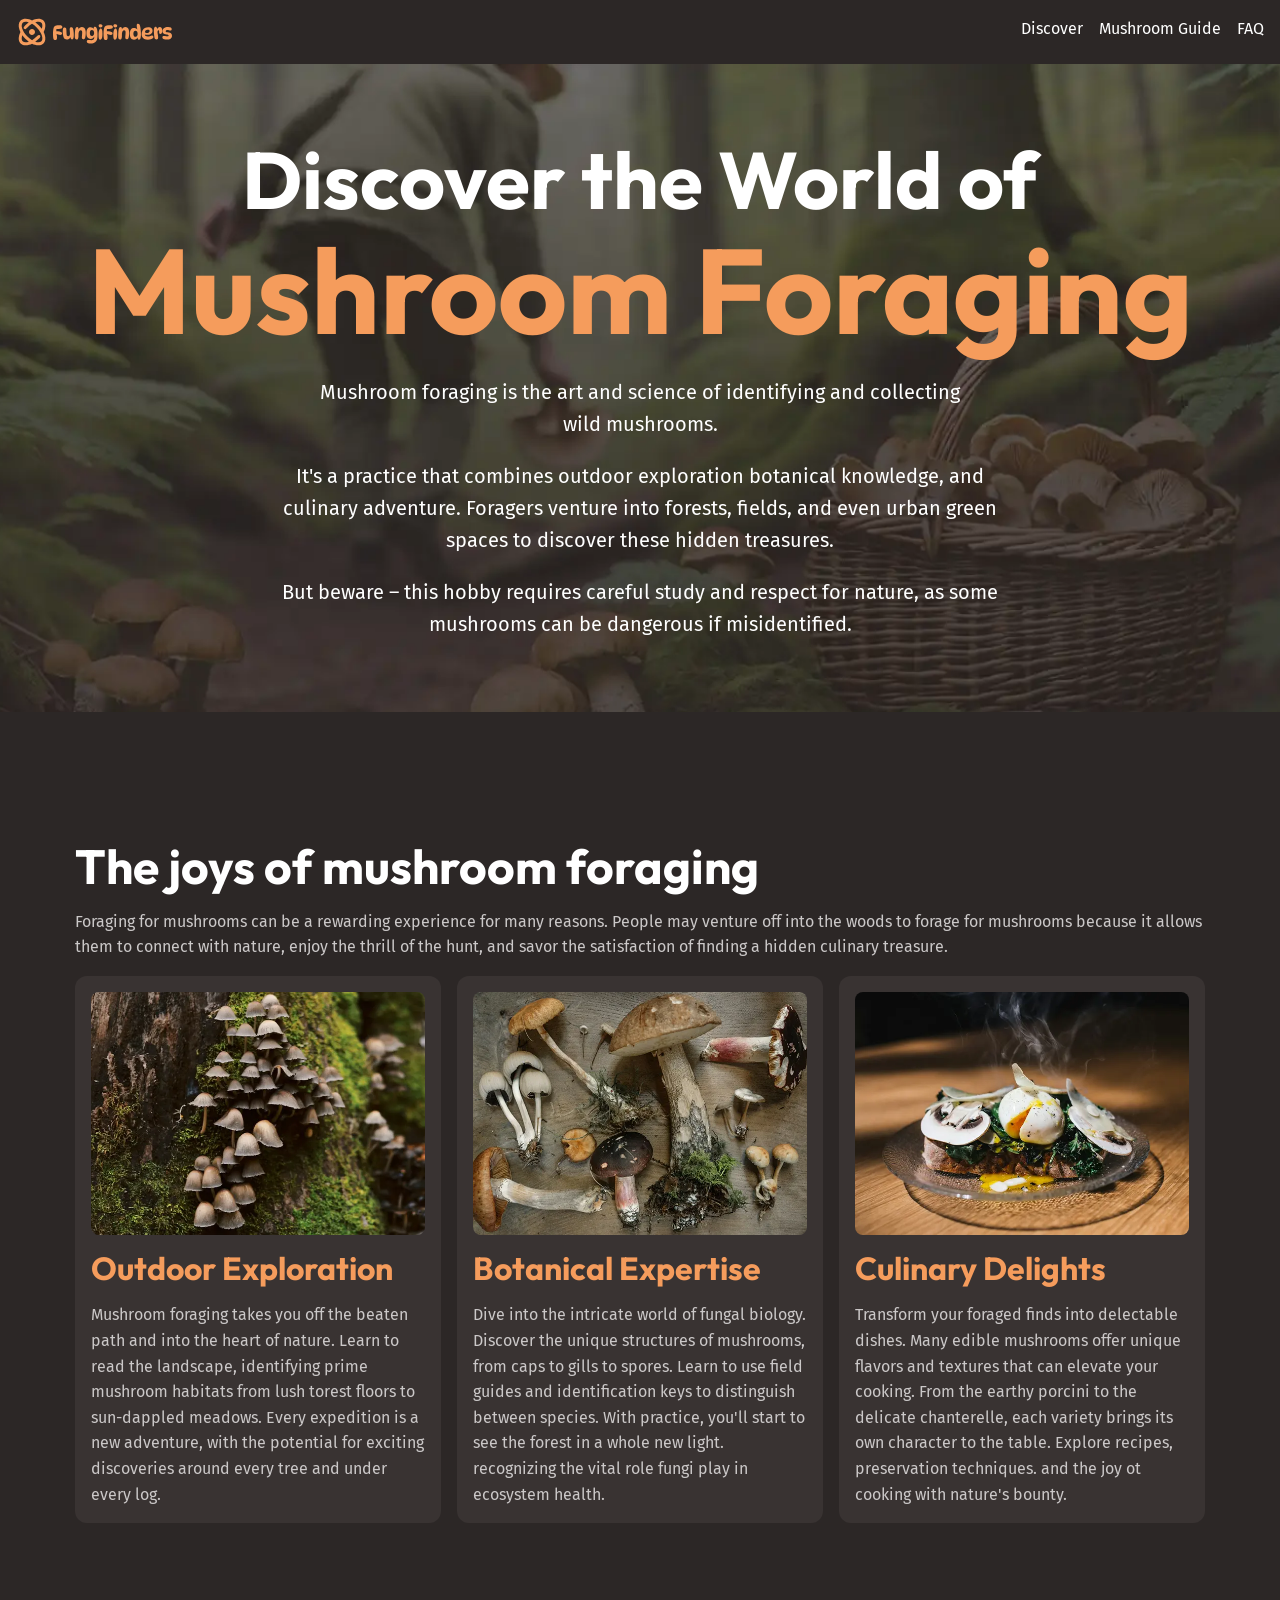
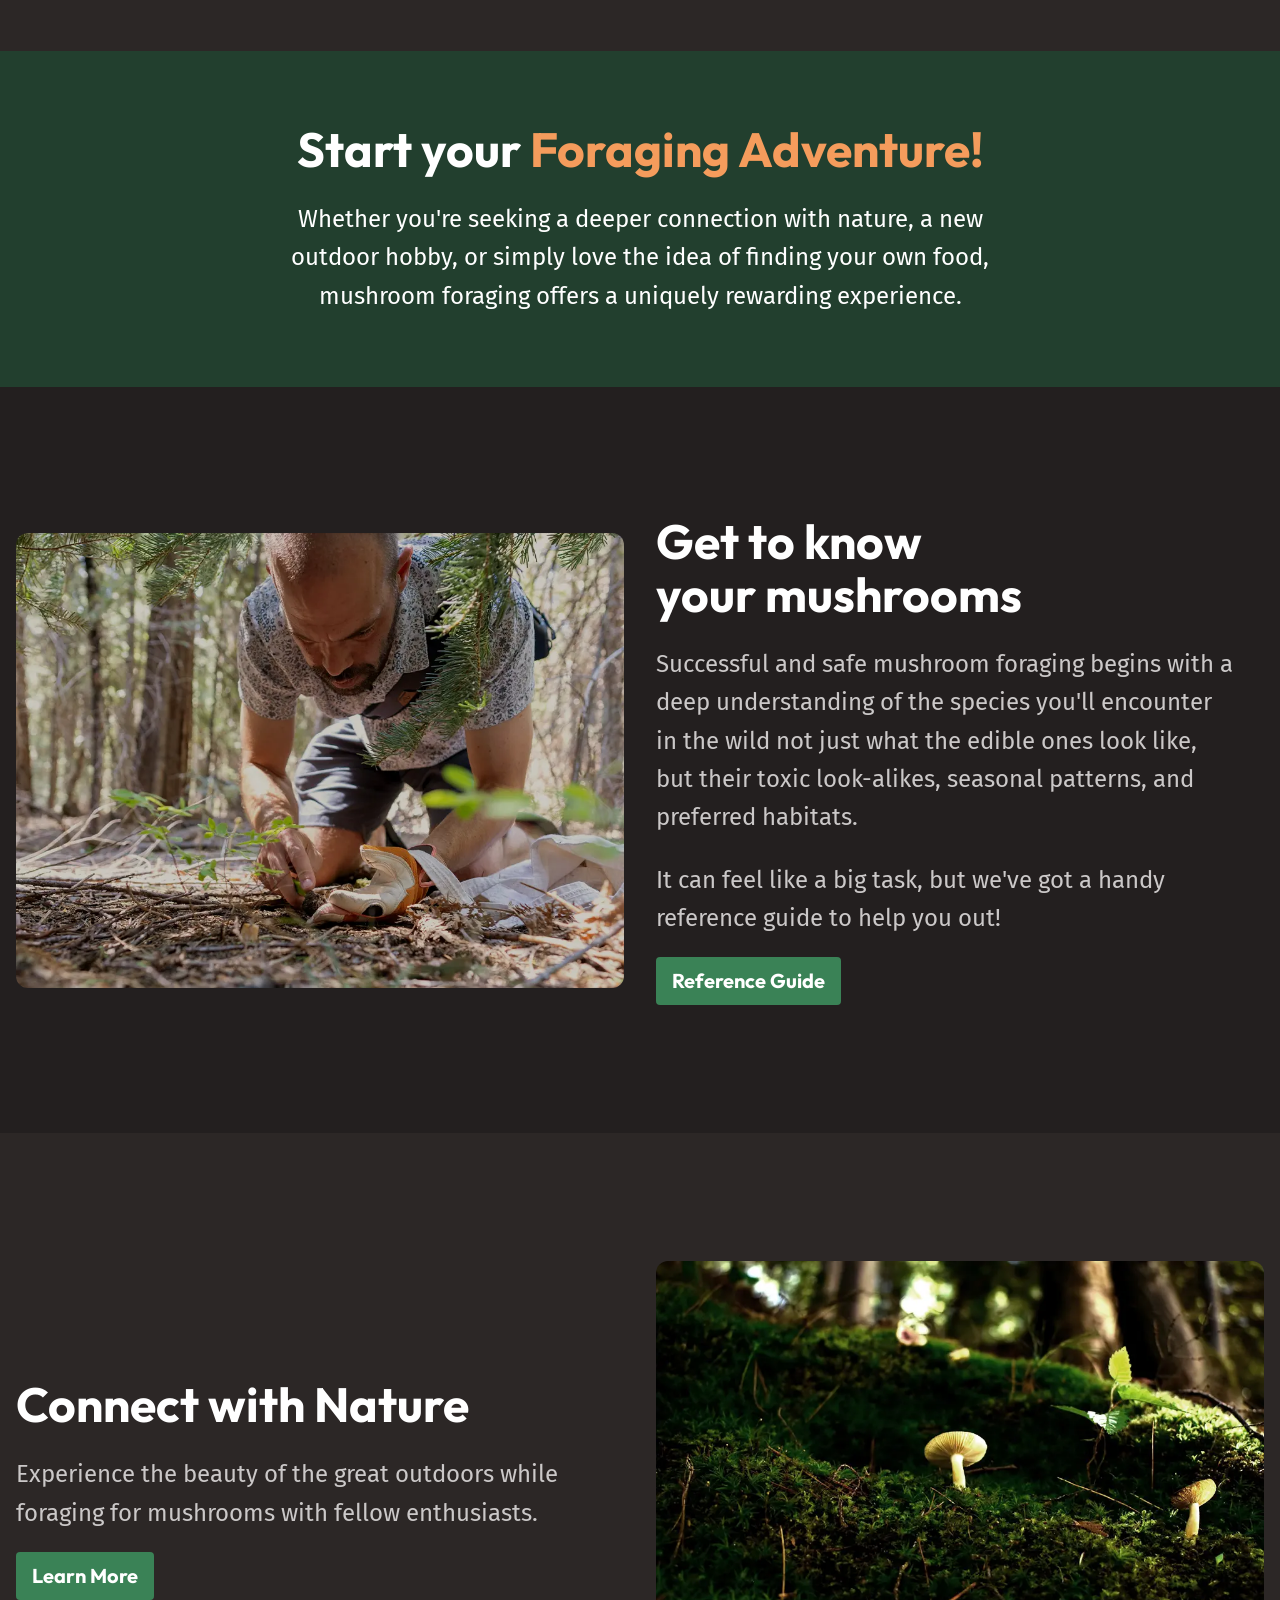
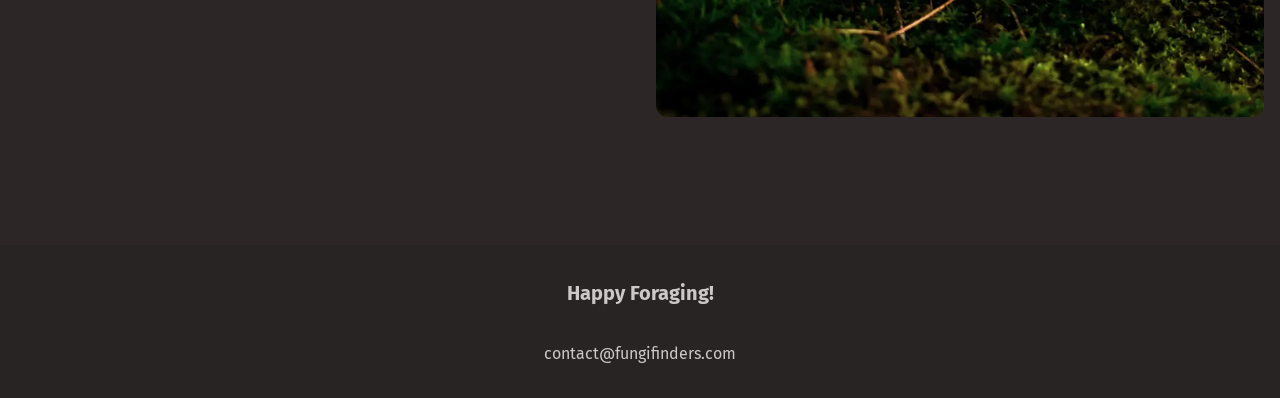
<file: index.html>
<!doctype html>
<html lang="en">
  <head>
    <meta charset="UTF-8" />
    <meta name="viewport" content="width=device-width, initial-scale=1.0" />
    <title>FEM Fungi Finders</title>
    <link rel="stylesheet" href="style.css" />
    <link rel="preconnect" href="https://fonts.googleapis.com" />
    <link rel="preconnect" href="https://fonts.gstatic.com" crossorigin />
    <link
      href="https://fonts.googleapis.com/css2?family=Fira+Sans:wght@400;700&family=Outfit:wght@100..900&display=swap"
      rel="stylesheet"
    />
    <script src="/main.js" defer></script>
  </head>
  <body>
    <a class="skip-to-main" href="#main">Skip to main content</a>
    <header class="site-header">
      <div class="wrapper" data-width="wide">
        <div class="site-header__inner">
          <img src="/assets/fungi-finders.svg" alt="FEM Fungi Finders" />
          <button aria-controls="primary-nav" aria-expanded="false">
            <span class="visually-hidden">Menu</span>
            <img src="/assets/hamburger.svg" alt="" />
          </button>
          <nav id="primary-nav" class="primary-navigation">
            <ul role="list">
              <li><a href="/">Discover</a></li>
              <li><a href="/mushroom-guide.html">Mushroom Guide</a></li>
              <li><a href="/mushroom-guide.html#faq">FAQ</a></li>
            </ul>
          </nav>
        </div>
      </div>
    </header>
    <main id="main">
      <section class="section hero flow" data-padding="compact">
        <div class="wrapper">
          <h1 class="hero__title">
            Discover the World of
            <span>Mushroom Foraging</span>
          </h1>
        </div>
        <div class="wrapper" data-width="narrow">
          <div class="flow">
            <p>
              Mushroom foraging is the art and science of identifying and collecting wild mushrooms.
            </p>
            <p>
              It's a practice that combines outdoor exploration botanical knowledge, and culinary
              adventure. Foragers venture into forests, fields, and even urban green spaces to
              discover these hidden treasures.
            </p>
            <p>
              But beware – this hobby requires careful study and respect for nature, as some
              mushrooms can be dangerous if misidentified.
            </p>
          </div>
        </div>
      </section>
      <section class="section site-features">
        <div class="wrapper flow">
          <h2 class="section-title">The joys of mushroom foraging</h2>
          <p>
            Foraging for mushrooms can be a rewarding experience for many reasons. People may
            venture off into the woods to forage for mushrooms because it allows them to connect
            with nature, enjoy the thrill of the hunt, and savor the satisfaction of finding a
            hidden culinary treasure.
          </p>
          <!-- Three columns -->
          <div class="equal-columns">
            <div class="card">
              <img
                src="/assets/outdoor-exploration.webp"
                alt="Tightly-grouped brown mushrooms growing just above the base of a mossy forest tree."
              />
              <h3 class="card__title">Outdoor Exploration</h3>
              <p>
                Mushroom foraging takes you off the beaten path and into the heart of nature. Learn
                to read the landscape, identifying prime mushroom habitats from lush torest floors
                to sun-dappled meadows. Every expedition is a new adventure, with the potential for
                exciting discoveries around every tree and under every log.
              </p>
            </div>
            <div class="card">
              <img
                src="/assets/botanical-expertise.webp"
                alt="Variety of mushrooms rooted out and laid down together."
              />
              <h3 class="card__title">Botanical Expertise</h3>
              <p>
                Dive into the intricate world of fungal biology. Discover the unique structures of
                mushrooms, from caps to gills to spores. Learn to use field guides and
                identification keys to distinguish between species. With practice, you'll start to
                see the forest in a whole new light. recognizing the vital role fungi play in
                ecosystem health.
              </p>
            </div>
            <div class="card">
              <img
                src="/assets/culinary-delight.webp"
                alt="Dish served with meat and mushrooms atop."
              />
              <h3 class="card__title">Culinary Delights</h3>
              <p>
                Transform your foraged finds into delectable dishes. Many edible mushrooms offer
                unique flavors and textures that can elevate your cooking. From the earthy porcini
                to the delicate chanterelle, each variety brings its own character to the table.
                Explore recipes, preservation techniques. and the joy ot cooking with nature's
                bounty.
              </p>
            </div>
          </div>
        </div>
      </section>
      <section class="section site-highlight background-accent text-center" data-padding="compact">
        <div class="wrapper" data-width="narrow">
          <div class="flow font-size-lg text-high-contrast">
            <h2 class="section-title">
              Start your
              <span class="text-brand">Foraging Adventure!</span>
            </h2>
            <p>
              Whether you're seeking a deeper connection with nature, a new outdoor hobby, or simply
              love the idea of finding your own food, mushroom foraging offers a uniquely rewarding
              experience.
            </p>
          </div>
        </div>
      </section>
      <section class="section reference-guide background-extra-dark">
        <div class="wrapper" data-width="wide">
          <!-- Two columns -->
          <div class="equal-columns" data-columns-gap="large" data-vertical-align="centered">
            <div>
              <img
                src="/assets/get-to-know.webp"
                alt="Man reclined on his knees in the forest floor, checking the soil."
              />
            </div>
            <div class="flow font-size-lg">
              <h2 class="section-title">Get to know your mushrooms</h2>
              <p>
                Successful and safe mushroom foraging begins with a deep understanding of the
                species you'll encounter in the wild not just what the edible ones look like, but
                their toxic look-alikes, seasonal patterns, and preferred habitats.
              </p>
              <p>
                It can feel like a big task, but we've got a handy reference guide to help you out!
              </p>
              <a class="button" href="#">
                <span class="visually-hidden">Learn more about wild mushrooms using or handy</span>
                Reference Guide
              </a>
            </div>
          </div>
        </div>
      </section>
      <section class="section learn-more">
        <div class="wrapper" data-width="wide">
          <!-- Two columns -->
          <div class="equal-columns" data-columns-gap="large" data-vertical-align="centered">
            <div class="flow font-size-lg">
              <h2 class="section-title">Connect with Nature</h2>
              <p>
                Experience the beauty of the great outdoors while foraging for mushrooms with fellow
                enthusiasts.
              </p>
              <a class="button" href="#">
                Learn More
                <span class="visually-hidden">
                  about mushrooms with our helpful reference guide
                </span>
              </a>
            </div>
            <div>
              <img
                src="/assets/nature.webp"
                alt="Two mushrooms growing in the mossy stepped forest floor."
              />
            </div>
          </div>
        </div>
      </section>
    </main>
    <footer class="site-footer">
      <strong class="site-footer__title">Happy Foraging!</strong>
      <a href="mailto:contact@fungifinders.com">contact@fungifinders.com</a>
    </footer>
  </body>
</html>
</file>
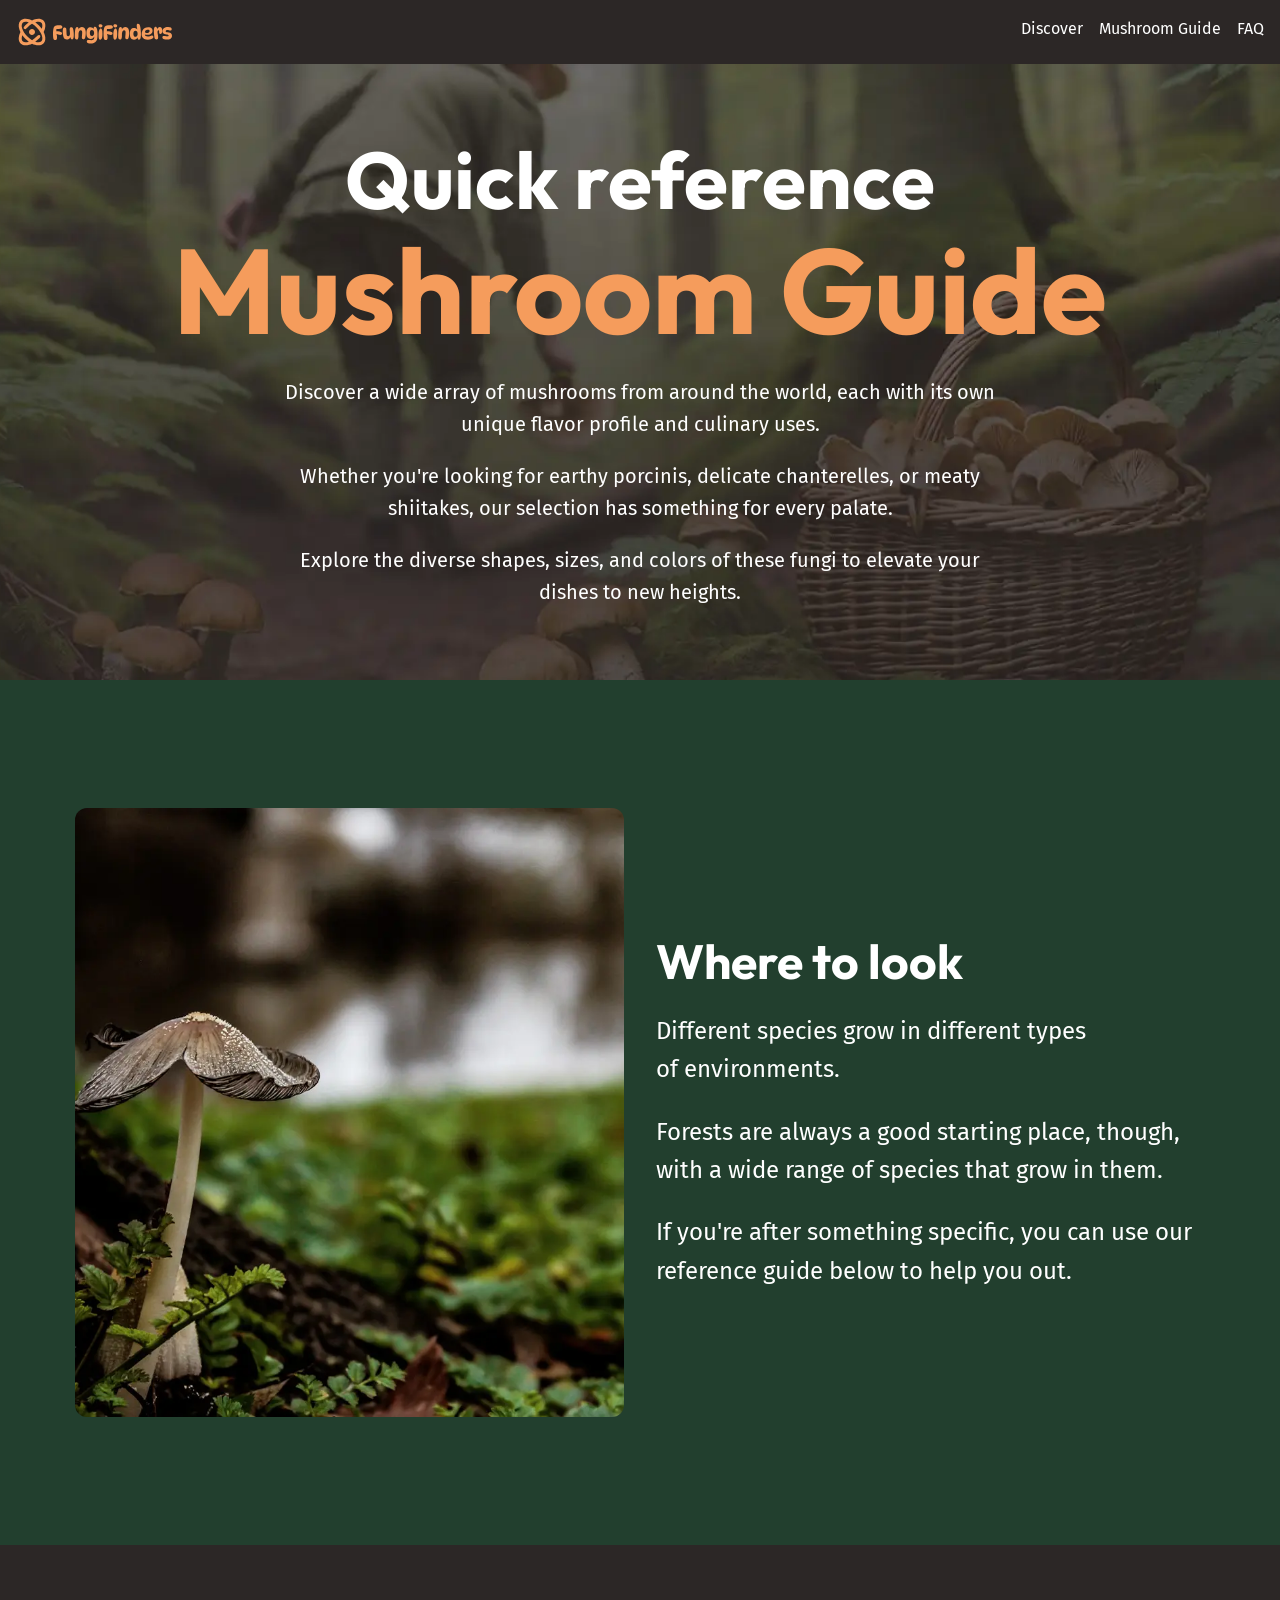
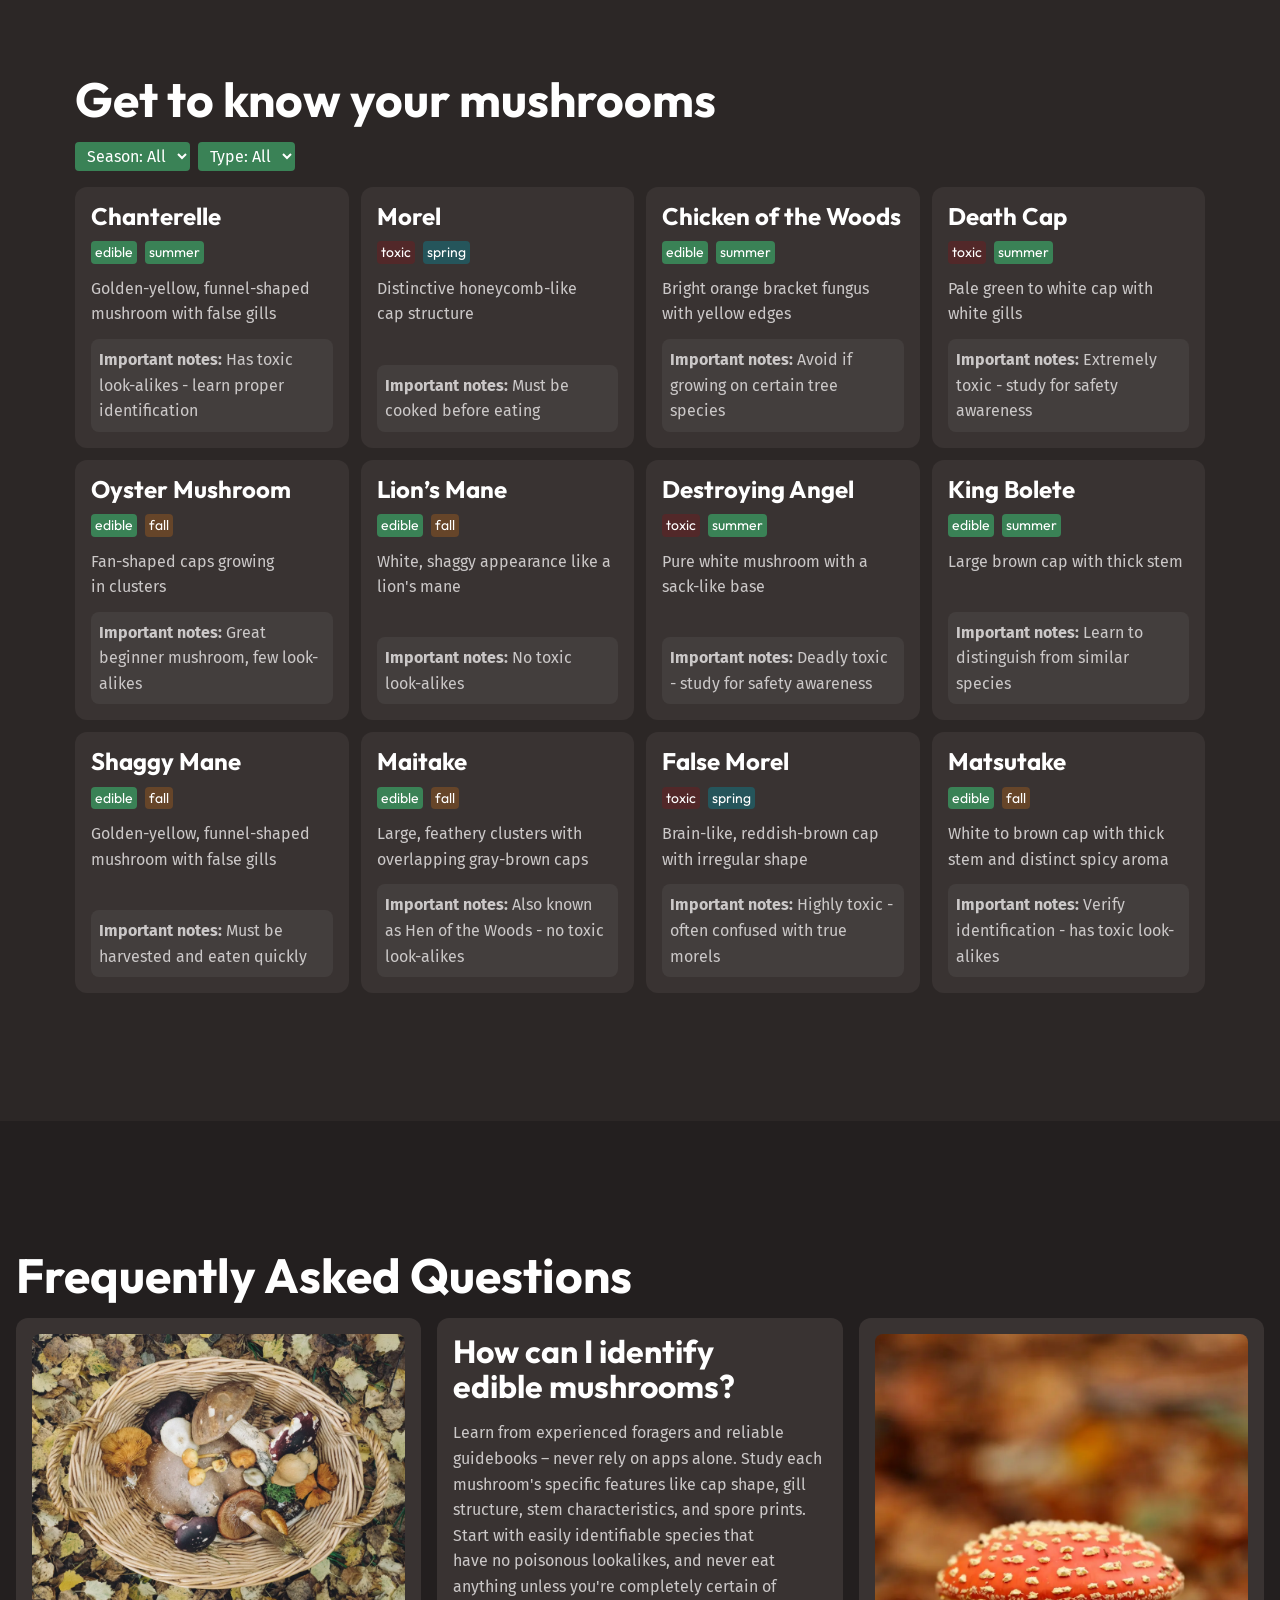
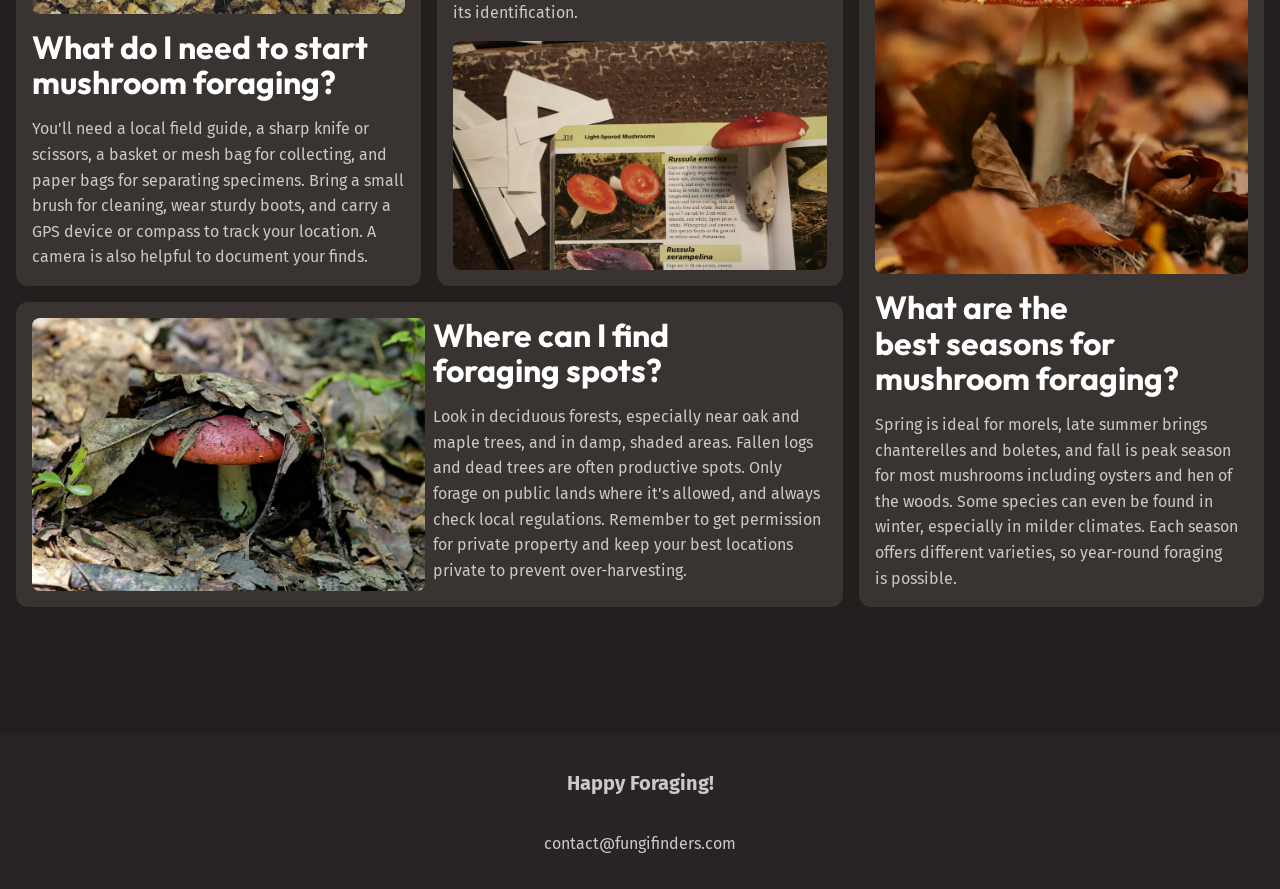
<file: mushroom-guide.html>
<!doctype html>
<html lang="en">
  <head>
    <meta charset="UTF-8" />
    <meta name="viewport" content="width=device-width, initial-scale=1.0" />
    <title>Mushroom Guide | FEM Fungi Finders</title>
    <link rel="stylesheet" href="style.css" />
    <link rel="preconnect" href="https://fonts.googleapis.com" />
    <link rel="preconnect" href="https://fonts.gstatic.com" crossorigin />
    <link
      href="https://fonts.googleapis.com/css2?family=Fira+Sans:wght@400;700&family=Outfit:wght@100..900&display=swap"
      rel="stylesheet"
    />
    <script src="/main.js" defer></script>
    <script src="/mushroom-filter.js" defer></script>
  </head>
  <body>
    <a class="skip-to-main" href="#main">Skip to main content</a>
    <header class="site-header">
      <div class="wrapper" data-width="wide">
        <div class="site-header__inner">
          <img src="/assets/fungi-finders.svg" alt="FEM Fungi Finders" />
          <button aria-controls="primary-nav" aria-expanded="false">
            <span class="visually-hidden">Menu</span>
            <img src="/assets/hamburger.svg" alt="" />
          </button>
          <nav id="primary-nav" class="primary-navigation">
            <ul role="list">
              <li><a href="/">Discover</a></li>
              <li><a href="/mushroom-guide.html">Mushroom Guide</a></li>
              <li><a href="/mushroom-guide.html#faq">FAQ</a></li>
            </ul>
          </nav>
        </div>
      </div>
    </header>
    <main id="main">
      <section class="section hero flow" data-padding="compact">
        <div class="wrapper">
          <h1 class="hero__title">
            Quick reference
            <span>Mushroom Guide</span>
          </h1>
        </div>
        <div class="wrapper" data-width="narrow">
          <div class="flow">
            <p>
              Discover a wide array of mushrooms from around the world, each with its own unique
              flavor profile and culinary uses.
            </p>
            <p>
              Whether you're looking for earthy porcinis, delicate chanterelles, or meaty shiitakes,
              our selection has something for every palate.
            </p>
            <p>
              Explore the diverse shapes, sizes, and colors of these fungi to elevate your dishes to
              new heights.
            </p>
          </div>
        </div>
      </section>
      <!-- where to look -->
      <section class="section background-accent">
        <div class="wrapper">
          <div class="equal-columns" data-vertical-align="centered" data-columns-gap="large">
            <div class="">
              <img
                src="/assets/where-to-look.webp"
                alt="Close-up of mossy forest floor, with a fungus in first plane."
              />
            </div>
            <div class="flow font-size-lg text-high-contrast">
              <h2 class="section-title">Where to look</h2>
              <p>Different species grow in different types of environments.</p>
              <p>
                Forests are always a good starting place, though, with a wide range of species that
                grow in them.
              </p>
              <p>
                If you're after something specific, you can use our reference guide below to help
                you out.
              </p>
            </div>
          </div>
        </div>
      </section>
      <section class="mushroom-guide section">
        <div class="wrapper">
          <div class="flow">
            <h2 class="section-title">Get to know your mushrooms</h2>
            <div class="flex-group">
              <select name="season" id="season" hidden>
                <option value="all">Season: All</option>
                <option value="spring">Spring</option>
                <option value="summer">Summer</option>
                <option value="fall">Fall</option>
              </select>
              <select name="edible" id="edible" hidden>
                <option value="all">Type: All</option>
                <option value="edible">Edible</option>
                <option value="toxic">Toxic</option>
              </select>
            </div>
            <!-- grid of mushrooms -->
            <div class="mushroom-grid grid-auto-fill">
              <!-- 12 cards here -->
              <div class="card">
                <h3 class="card__title">Chanterelle</h3>
                <ul class="tag-list" role="list" aria-label="Mushroom Characteristics">
                  <li data-edible="edible">
                    <span class="visually-hidden">This mushroom is</span>
                    edible
                  </li>
                  <li data-season="summer">
                    <span class="visually-hidden">Best harvest time for this mushroom is</span>
                    summer
                  </li>
                </ul>
                <p>Golden-yellow, funnel-shaped mushroom with false gills</p>
                <div class="card__note">
                  <strong class="">Important notes:</strong>
                  Has toxic look-alikes - learn proper identification
                </div>
              </div>
              <div class="card">
                <h3 class="card__title">Morel</h3>
                <ul class="tag-list" role="list" aria-label="Mushroom Characteristics">
                  <li data-edible="toxic">
                    <span class="visually-hidden">This mushroom is</span>
                    toxic
                  </li>
                  <li data-season="spring">
                    <span class="visually-hidden">Best harvest time for this mushroom is</span>
                    spring
                  </li>
                </ul>
                <p>Distinctive honeycomb-like cap structure</p>
                <div class="card__note">
                  <strong class="">Important notes:</strong>
                  Must be cooked before eating
                </div>
              </div>
              <div class="card">
                <h3 class="card__title">Chicken of the Woods</h3>
                <ul class="tag-list" role="list" aria-label="Mushroom Characteristics">
                  <li data-edible="edible">
                    <span class="visually-hidden">This mushroom is</span>
                    edible
                  </li>
                  <li data-season="summer">
                    <span class="visually-hidden">Best harvest time for this mushroom is</span>
                    summer
                  </li>
                </ul>
                <p>Bright orange bracket fungus with yellow edges</p>
                <div class="card__note">
                  <strong class="">Important notes:</strong>
                  Avoid if growing on certain tree species
                </div>
              </div>
              <div class="card">
                <h3 class="card__title">Death Cap</h3>
                <ul class="tag-list" role="list" aria-label="Mushroom Characteristics">
                  <li data-edible="toxic">
                    <span class="visually-hidden">This mushroom is</span>
                    toxic
                  </li>
                  <li data-season="summer">
                    <span class="visually-hidden">Best harvest time for this mushroom is</span>
                    summer
                  </li>
                </ul>
                <p>Pale green to white cap with white gills</p>
                <div class="card__note">
                  <strong class="">Important notes:</strong>
                  Extremely toxic - study for safety awareness
                </div>
              </div>
              <div class="card">
                <h3 class="card__title">Oyster Mushroom</h3>
                <ul class="tag-list" role="list" aria-label="Mushroom Characteristics">
                  <li data-edible="edible">
                    <span class="visually-hidden">This mushroom is</span>
                    edible
                  </li>
                  <li data-season="fall">
                    <span class="visually-hidden">Best harvest time for this mushroom is</span>
                    fall
                  </li>
                </ul>
                <p>Fan-shaped caps growing in clusters</p>
                <div class="card__note">
                  <strong class="">Important notes:</strong>
                  Great beginner mushroom, few look-alikes
                </div>
              </div>
              <div class="card">
                <h3 class="card__title">Lion’s Mane</h3>
                <ul class="tag-list" role="list" aria-label="Mushroom Characteristics">
                  <li data-edible="edible">
                    <span class="visually-hidden">This mushroom is</span>
                    edible
                  </li>
                  <li data-season="fall">
                    <span class="visually-hidden">Best harvest time for this mushroom is</span>
                    fall
                  </li>
                </ul>
                <p>White, shaggy appearance like a lion's mane</p>
                <div class="card__note">
                  <strong class="">Important notes:</strong>
                  No toxic look-alikes
                </div>
              </div>
              <div class="card">
                <h3 class="card__title">Destroying Angel</h3>
                <ul class="tag-list" role="list" aria-label="Mushroom Characteristics">
                  <li data-edible="toxic">
                    <span class="visually-hidden">This mushroom is</span>
                    toxic
                  </li>
                  <li data-season="summer">
                    <span class="visually-hidden">Best harvest time for this mushroom is</span>
                    summer
                  </li>
                </ul>
                <p>Pure white mushroom with a sack-like base</p>
                <div class="card__note">
                  <strong class="">Important notes:</strong>
                  Deadly toxic - study for safety awareness
                </div>
              </div>
              <div class="card">
                <h3 class="card__title">King Bolete</h3>
                <ul class="tag-list" role="list" aria-label="Mushroom Characteristics">
                  <li data-edible="edible">
                    <span class="visually-hidden">This mushroom is</span>
                    edible
                  </li>
                  <li data-season="summer">
                    <span class="visually-hidden">Best harvest time for this mushroom is</span>
                    summer
                  </li>
                </ul>
                <p>Large brown cap with thick stem</p>
                <div class="card__note">
                  <strong class="">Important notes:</strong>
                  Learn to distinguish from similar species
                </div>
              </div>
              <div class="card">
                <h3 class="card__title">Shaggy Mane</h3>
                <ul class="tag-list" role="list" aria-label="Mushroom Characteristics">
                  <li data-edible="edible">
                    <span class="visually-hidden">This mushroom is</span>
                    edible
                  </li>
                  <li data-season="fall">
                    <span class="visually-hidden">Best harvest time for this mushroom is</span>
                    fall
                  </li>
                </ul>
                <p>Golden-yellow, funnel-shaped mushroom with false gills</p>
                <div class="card__note">
                  <strong class="">Important notes:</strong>
                  Must be harvested and eaten quickly
                </div>
              </div>
              <div class="card">
                <h3 class="card__title">Maitake</h3>
                <ul class="tag-list" role="list" aria-label="Mushroom Characteristics">
                  <li data-edible="edible">
                    <span class="visually-hidden">This mushroom is</span>
                    edible
                  </li>
                  <li data-season="fall">
                    <span class="visually-hidden">Best harvest time for this mushroom is</span>
                    fall
                  </li>
                </ul>
                <p>Large, feathery clusters with overlapping gray-brown caps</p>
                <div class="card__note">
                  <strong class="">Important notes:</strong>
                  Also known as Hen of the Woods - no toxic look-alikes
                </div>
              </div>
              <div class="card">
                <h3 class="card__title">False Morel</h3>
                <ul class="tag-list" role="list" aria-label="Mushroom Characteristics">
                  <li data-edible="toxic">
                    <span class="visually-hidden">This mushroom is</span>
                    toxic
                  </li>
                  <li data-season="spring">
                    <span class="visually-hidden">Best harvest time for this mushroom is</span>
                    spring
                  </li>
                </ul>
                <p>Brain-like, reddish-brown cap with irregular shape</p>
                <div class="card__note">
                  <strong class="">Important notes:</strong>
                  Highly toxic - often confused with true morels
                </div>
              </div>
              <div class="card">
                <h3 class="card__title">Matsutake</h3>
                <ul class="tag-list" role="list" aria-label="Mushroom Characteristics">
                  <li data-edible="edible">
                    <span class="visually-hidden">This mushroom is</span>
                    edible
                  </li>
                  <li data-season="fall">
                    <span class="visually-hidden">Best harvest time for this mushroom is</span>
                    fall
                  </li>
                </ul>
                <p>White to brown cap with thick stem and distinct spicy aroma</p>
                <div class="card__note">
                  <strong class="">Important notes:</strong>
                  Verify identification - has toxic look-alikes
                </div>
              </div>
              <div class="no-matches" hidden>No matches for these filters</div>
            </div>
          </div>
        </div>
      </section>
      <!-- faq -->
      <section class="background-extra-dark section">
        <div class="wrapper flow" data-width="wide">
          <h2 id="faq" class="section-title">Frequently Asked Questions</h2>
          <div class="faq-grid">
            <div class="card">
              <img
                src="/assets/start-foraging.webp"
                alt="Basket laid down in the floor, holding a variety of mushrooms."
              />
              <h3 class="card__title">What do I need to start mushroom foraging?</h3>
              <p>
                You'll need a local field guide, a sharp knife or scissors, a basket or mesh bag for
                collecting, and paper bags for separating specimens. Bring a small brush for
                cleaning, wear sturdy boots, and carry a GPS device or compass to track your
                location. A camera is also helpful to document your finds.
              </p>
            </div>
            <div class="card">
              <img
                src="/assets/identify-mushrooms.webp"
                alt="Book of mushrooms opened up, with a mushroom on top that matches the book image."
              />
              <h3 class="card__title">How can I identify edible mushrooms?</h3>
              <p>
                Learn from experienced foragers and reliable guidebooks – never rely on apps alone.
                Study each mushroom's specific features like cap shape, gill structure, stem
                characteristics, and spore prints. Start with easily identifiable species that have
                no poisonous lookalikes, and never eat anything unless you're completely certain of
                its identification.
              </p>
            </div>
            <div class="card">
              <img
                src="/assets/where-to-find.webp"
                alt="A mushroom with white trunk and red top covered by leaves in the forest floor."
              />
              <h3 class="card__title">Where can I find foraging spots?</h3>
              <p>
                Look in deciduous forests, especially near oak and maple trees, and in damp, shaded
                areas. Fallen logs and dead trees are often productive spots. Only forage on public
                lands where it's allowed, and always check local regulations. Remember to get
                permission for private property and keep your best locations private to prevent
                over-harvesting.
              </p>
            </div>
            <div class="card">
              <img
                src="/assets/best-seasons.webp"
                alt="A slim mushroom with red top speckled with white dots growing in the forest floor in autumm."
              />
              <h3 class="card__title">What are the best seasons for mushroom foraging?</h3>
              <p>
                Spring is ideal for morels, late summer brings chanterelles and boletes, and fall is
                peak season for most mushrooms including oysters and hen of the woods. Some species
                can even be found in winter, especially in milder climates. Each season offers
                different varieties, so year-round foraging is possible.
              </p>
            </div>
          </div>
        </div>
      </section>
    </main>
    <footer class="site-footer">
      <strong class="site-footer__title">Happy Foraging!</strong>
      <a href="mailto:contact@fungifinders.com">contact@fungifinders.com</a>
    </footer>
  </body>
</html>
</file>
<file: style.css>
@view-transition {
  navigation: auto;
}
/* ::view-transition-group(root) {
  animation-duration: 1s;
} */

@layer reset {
  *,
  *::before,
  *::after {
    box-sizing: border-box;
  }

  /* https://kilianvalkhof.com/2022/css-html/your-css-reset-needs-text-size-adjust-probably/ */
  html {
    -moz-text-size-adjust: none;
    -webkit-text-size-adjust: none;
    text-size-adjust: none;
  }

  body,
  h1,
  h2,
  h3,
  h4,
  p,
  figure,
  blockquote,
  dl,
  dd {
    margin: 0;
  }

  /* https://www.scottohara.me/blog/2019/01/12/lists-and-safari.html */
  [role='list'] {
    list-style: none;
    margin: 0;
    padding: 0;
  }

  body {
    min-block-size: 100vh;
    line-height: 1.6;
  }

  h1,
  h2,
  h3,
  button,
  input,
  label {
    line-height: 1.1;
  }

  h1,
  h2,
  h3,
  h4 {
    text-wrap: balance;
  }

  p,
  li {
    text-wrap: pretty;
  }

  img,
  picture {
    max-inline-size: 100%;
    display: block;
  }

  input,
  button,
  textarea,
  select {
    font: inherit;
  }
}

@layer base {
  :root {
    /* PRIMITIVES CUSTOM VARIABLES */
    --clr-white: hsl(0, 0%, 100%);
    --clr-gray-100: hsl(0, 2%, 79%);
    --clr-brand-400: hsl(25, 88%, 75%);
    --clr-brand-500: hsl(25, 88%, 66%);
    --clr-green-400: hsl(143, 19%, 49%);
    --clr-green-500: hsl(143, 38%, 37%);
    --clr-green-600: hsl(145, 29%, 19%);
    --clr-brown-500: hsl(10, 5%, 25%);
    --clr-brown-600: hsl(9, 7%, 21%);
    --clr-brown-700: hsl(9, 8%, 16%);
    --clr-brown-800: hsl(0, 6%, 15%);
    --clr-brown-900: hsl(0, 6%, 13%);
    --clr-orange-500: hsl(28, 43%, 28%);
    --clr-red-500: hsl(359, 34%, 24%);
    --clr-teal-500: hsl(186, 42%, 25%);

    /* FONTS */
    --ff-heading: "Outfit", sans-serif;
    --ff-body: "Fira Sans", sans-serif;

    --fs-300: 0.875rem;
    --fs-400: 1rem;
    --fs-500: 1.125rem;
    --fs-600: 1.25rem;
    --fs-700: 1.5rem;
    --fs-800: 2rem;
    --fs-900: 3.75rem;
    --fs-1000: 3.75rem;

    @media (width > 760px) {
      --fs-300: 0.875rem;
      --fs-400: 1rem;
      --fs-500: 1.25rem;
      --fs-600: 1.5rem;
      --fs-700: 2rem;
      --fs-800: 3rem;
      --fs-900: 5rem;
      --fs-1000: 7.5rem;
    }

    /* SEMANTIC CUSTOM STRUCTURED VARIABLES */
    --text-main: var(--clr-gray-100);
    --text-high-contrast: var(--clr-white);
    --text-brand: var(--clr-brand-500);
    --text-brand-light: var(--clr-brand-400);

    --background-accent-light: var(--clr-green-400);
    --background-accent-main: var(--clr-green-500);
    --background-accent-dark: var(--clr-green-600);

    --background-extra-light: var(--clr-brown-500);
    --background-light: var(--clr-brown-600);
    --background-main: var(--clr-brown-700);
    --background-dark: var(--clr-brown-800);
    --background-extra-dark: var(--clr-brown-900);

    --font-size-heading-sm: var(--fs-700);
    --font-size-heading-regular: var(--fs-800);
    --font-size-heading-lg: var(--fs-900);
    --font-size-heading-xl: var(--fs-1000);

    --font-size-sm: var(--fs-300);
    --font-size-regular: var(--fs-400);
    --font-size-md: var(--fs-500);
    --font-size-lg: var(--fs-600);

    --border-radius-1: 0.25rem;
    --border-radius-2: 0.5rem;
    --border-radius-3: 0.75rem;
  }

  html {
    font-family: var(--ff-body);
    line-height: 1.6;
    scroll-padding: 1rem;
  }

  @media (prefers-reduced-motion: no-preference) {
    html {
      scroll-behavior: smooth;
    }
  }

  body {
    font-size: var(--font-size-regular);
    color: var(--text-main);
    background-color: var(--background-main);
  }
  h1, h2, h3, h4 {
    font-family: var(--ff-heading);
    font-weight: 700;
    color: var(--text-high-contrast);
  }
  a {
    color: var(--text-high-contrast);
  }
  a:hover, a:focus-visible {
    color: var(--text-brand-light);
  }
  h1 {
    font-size: var(--font-size-heading-lg);
  }
  img {
    border-radius: var(--border-radius-3);
  }

}

@layer layout {
  .flex-group {
    display: flex;
    flex-wrap: wrap;
    gap: 0.5rem;
  }
  .flow > * + * {
    margin-top: var(--flow-spacer, 1em);
  }

  .grid-flow {
    display: grid;
    gap: var(--grid-flow-gap, 1rem);
  }

  .grid-auto-fill {
    --auto-fill-min-col-size: 250px;
    display: grid;
    gap: var(--grid-flow-gap, 1rem);
    grid-template-columns: repeat(auto-fill, minmax(min(var(--auto-fill-min-col-size), 100%), 1fr));
  }

  .equal-columns {
    display: grid;
    gap: var(--equal-columns-gap, 1rem);
    align-items: var(--equal-columns-vertical-alignment, stretch);

    @media (width >760px) {
      grid-auto-flow: column;
      grid-auto-columns: 1fr;
    }

    &[data-columns-gap="large"] {
      --equal-columns-gap: 2rem;
    }
    &[data-vertical-align="centered"] {
      --equal-columns-vertical-alignment: center;
    }
  }

  .section {
    --padding-blk: 3.75rem;
    padding-block: var(--padding-blk);

    @media (min-width: 760px) {
      --padding-blk: 8rem;

      &[data-padding="compact"] {
        --padding-blk: 4.5rem;
      }
    }
  }

  .wrapper {
    --wrapper-max-width: 1130px;
    --wrapper-padding: 1rem;

    max-width: var(--wrapper-max-width);
    margin-inline: auto;
    padding-inline: var(--wrapper-padding);
    box-sizing: content-box;

    &[data-width="narrow"] {
      --wrapper-max-width: 720px;
    }
    &[data-width="wide"] {
      --wrapper-max-width: 1330px;
    }
  }

}

@layer components {
  .skip-to-main:not(:focus) {
    clip: rect(0 0 0 0);
    clip-path: inset(50%);
    height: 1px;
    overflow: hidden;
    position: absolute;
    white-space: nowrap;
    width: 1px;
    
  }
  .skip-to-main:focus {
    position: absolute;
    top: 1rem;
    left: 1rem;
    color: var(--text-high-contrast);
    background-color: var(--background-accent-main);
    padding: 0.5rem;
    text-decoration: none;
    border-radius: var(--border-radius-2);
  }

  .site-header {
    z-index: 99999999;
    padding-block: 1rem;
    overflow-x: clip;
    position: relative;
  }
  .site-header__inner {
    display: flex;
    gap: 0.5rem 1rem;
    flex-wrap: wrap;
    justify-content: space-between;
  }

  [aria-controls="primary-nav"] {
    display: none;

    z-index: 100;
    cursor: pointer;
    background-color: transparent;
    border: 0;

    img {

      border-radius: 0;
    }
  }

  .primary-navigation {
    ul {
      display: flex;
      gap: 0.5rem 1rem;
      flex-wrap: wrap;
    }

    a {
      text-decoration: none;
    }

    @media (width < 760px) {
      display: none;
      opacity: 0;
      transition: opacity 0.5s, display 0.5s, translate 0.5s;
      transition-behavior: allow-discrete;
      translate: 100% 0;

      z-index: 10;
      position: absolute;
      top: 0;
      right: 0;
      background-color: var(--background-accent-main);
      font-family: var(--ff-heading);
      font-size: var(--font-size-lg);
      font-weight: 700;
      padding: 2rem;
      border-radius: 0 0 0 var(--border-radius-3);

      ul {
        gap: 0;
        flex-direction: column;

        li {
          --delay: 0.3s;
          translate: 25%;
          transition: translate 0.5s var(--delay), opacity 0.5s  var(--delay);
        }

        li:nth-child(2) {
          --delay: 0.5s;
        }

        li:nth-child(3) {
          --delay: 0.7s;
        }
                
        li + li {
          border-top: 2px solid var(--background-accent-light);
          padding-block-start: 1.5rem;
          margin-block-start: 1.5rem;
        }
      }
    }
  }

  @media (width < 760px) {
    [aria-controls="primary-nav"] {
      display: block;
    }

    [aria-expanded="true"] ~ .primary-navigation {
      display: block;
      opacity: 1;
      translate: 0 0;

      @starting-style {
        opacity: 0;
        translate: 0 -100%;
      }

      li {
        translate: 0 0;
        opacity: 1;

        @starting-style {
          translate: 25% 0;
          opacity: 0;
        }
      }
    }
  }

  .site-footer {
    background-color: var(--background-dark);
    padding-block: 2rem;
    text-align: center;

    /* either use .grid-flow and change the --grid-flow-spacing, or do this */
    display: grid;
    gap: 2rem;

    a {
      text-decoration: none;
      color: var(--text-main);

      &:hover, &:focus-visible {
        color: var(--text-brand-light);
      }
    }
  }
  .site-footer__title {
    font-size: var(--font-size-md);
  }

  .hero {
    text-align: center;
    font-size: var(--font-size-md);
    color: var(--text-high-contrast);
    background-image: url(/assets/hero.webp);
    background-size: cover;
    background-position: center;
    background-repeat: no-repeat;

    animation: fade-out forwards;
    animation-timeline: view();
    animation-range-start: exit;
  }

  .hero__title {
    font-size: var(--font-size-heading-lg);
    
    span {
      font-size: var(--font-size-heading-xl);
      color: var(--text-brand);
      display: block;
    }
  }

  .mushroom-guide {
    --card-title-font-size: var(--font-size-lg);
    --card-title-color: var(--text-high-contrast);
    --grid-flow-gap: 0.75rem;
  }

  .faq-grid {
    --card-title-color: var(--text-high-contrast);
    display: grid;
    gap: 1rem;
    grid-template-areas: 
          "card-one" 
          "card-two" 
          "card-three" 
          "card-four"
    ;

    @media (width > 600px) {
      grid-template-areas: 
          "card-one card-two"
          "card-three card-four"

      ;
    }

    @media (width > 900px) {
      grid-template-columns: repeat(3, 1fr);
      grid-template-areas: 
          "card-one card-two card-four"
          "card-three card-three card-four"
      ;
    }

    .card > img {
      height: 100%;
      object-fit: cover;
    }

    .card:nth-child(1) {
      grid-area: card-one;
    }
    .card:nth-child(2) {
      grid-area: card-two;

      @media (width > 900px) {
        & > img {
          order: 3;
        }
      }
    }
    .card:nth-child(3) {
      grid-area: card-three;

      @media (width > 900px) {
        display: grid;
        gap: 0.5rem;
        grid-template-columns: 1fr 1fr;

        img {
          grid-column: 1 / 2;
          grid-row: 1 / 3;
        }
        h3 {
          grid-column: 2 / 3;
        }
        p {
          grid-column: 2 / 3;
        }

      }
    }
    .card:nth-child(4) {
      grid-area: card-four;
    }
  }

  .card {
    display: flex;
    flex-direction: column;
    gap: var(--grid-flow-gap, 1rem);
    padding: 1rem;
    background-color: var(--background-light);
    border-radius: var(--border-radius-3);

    img {
      border-radius: var(--border-radius-2);
    }
  }
  .card__title {
    font-size: var(--card-title-font-size, var(--font-size-heading-sm));
    color: var(--card-title-color, var(--text-brand));
  }

  .card__note {
    margin-block-start: auto;
    background-color: var(--background-extra-light);
    padding: 0.5rem;
    border-radius: var(--border-radius-2);
  }

  .tag-list {
    display: flex;
    gap: 0.5rem;
    flex-wrap: wrap;

    li {
      color: var(--text-high-contrast);
      font-family: var(--ff-heading);
      font-size: var(--font-size-sm);
      padding: 0 0.25rem;
      background-color: var(--tag-bg, red);
      border-radius: var(--border-radius-1);
    }
    [data-edible="edible"] {
      --tag-bg: var(--background-accent-main);
    }
    [data-edible="toxic"] {
      --tag-bg: var(--clr-red-500);
    }
    [data-season="summer"] {
      --tag-bg: var(--background-accent-main);
    }
    [data-season="spring"] {
      --tag-bg: var(--clr-teal-500);
    }
    [data-season="fall"] {
      --tag-bg: var(--clr-orange-500);
    }
  }

  .button {
    display: inline-flex;
    cursor: pointer;
    font-family: var(--ff-heading);
    font-weight: 700;
    font-size: var(--font-size-md);
    text-decoration: none;
    background-color: var(--background-accent-main);
    padding: 0.5rem 1rem;
    border-radius: var(--border-radius-1);
  }
  .button:hover, .button:focus-visible {
     background-color: var(--background-accent-light);
     color: var(--text-high-contrast);
  }

  select {
    padding: .25rem 0.5rem;
    background-color: var(--background-accent-main);
    color: var(--text-high-contrast);
    border: 0;
    border-radius: var(--border-radius-1);
  }
}

@layer utilities {

  [hidden] {
    display: none;
  }
  .resizing * {
    transition: none;
    animation: none;
  }

  .visually-hidden {
    clip: rect(0 0 0 0);
    clip-path: inset(50%);
    height: 1px;
    overflow: hidden;
    position: absolute;
    white-space: nowrap;
    width: 1px;
  }

  .text-center {
    text-align: center;
  }
  .text-brand {
    color: var(--text-brand);
  }
  .text-high-contrast {
    color: var(--text-high-contrast);
  }

  .section-title {
    font-size: var(--font-size-heading-regular);
  }

  .background-base {
    background-color: var(--background-base);
  }
  .background-light {
    background-color: var(--background-light);
  }
  .background-extra-light {
    background-color: var(--background-extra-light);
  }
  .background-dark {
    background-color: var(--background-dark);
  }
  .background-extra-dark {
    background-color: var(--background-extra-dark);
  }

  .background-accent {
    background-color: var(--background-accent-dark);
  }

  .font-size-sm {
    font-size: var(--font-size-sm);
  }
  .font-size-regular {
    font-size: var(--font-size-regular);
  }
  .font-size-md {
    font-size: var(--font-size-md);
  }
  .font-size-lg {
    font-size: var(--font-size-lg);
  }
}

@keyframes fade-out {
  from {
    opacity: 1;
  }
  to {
    opacity: 0;
  }
}
</file>
